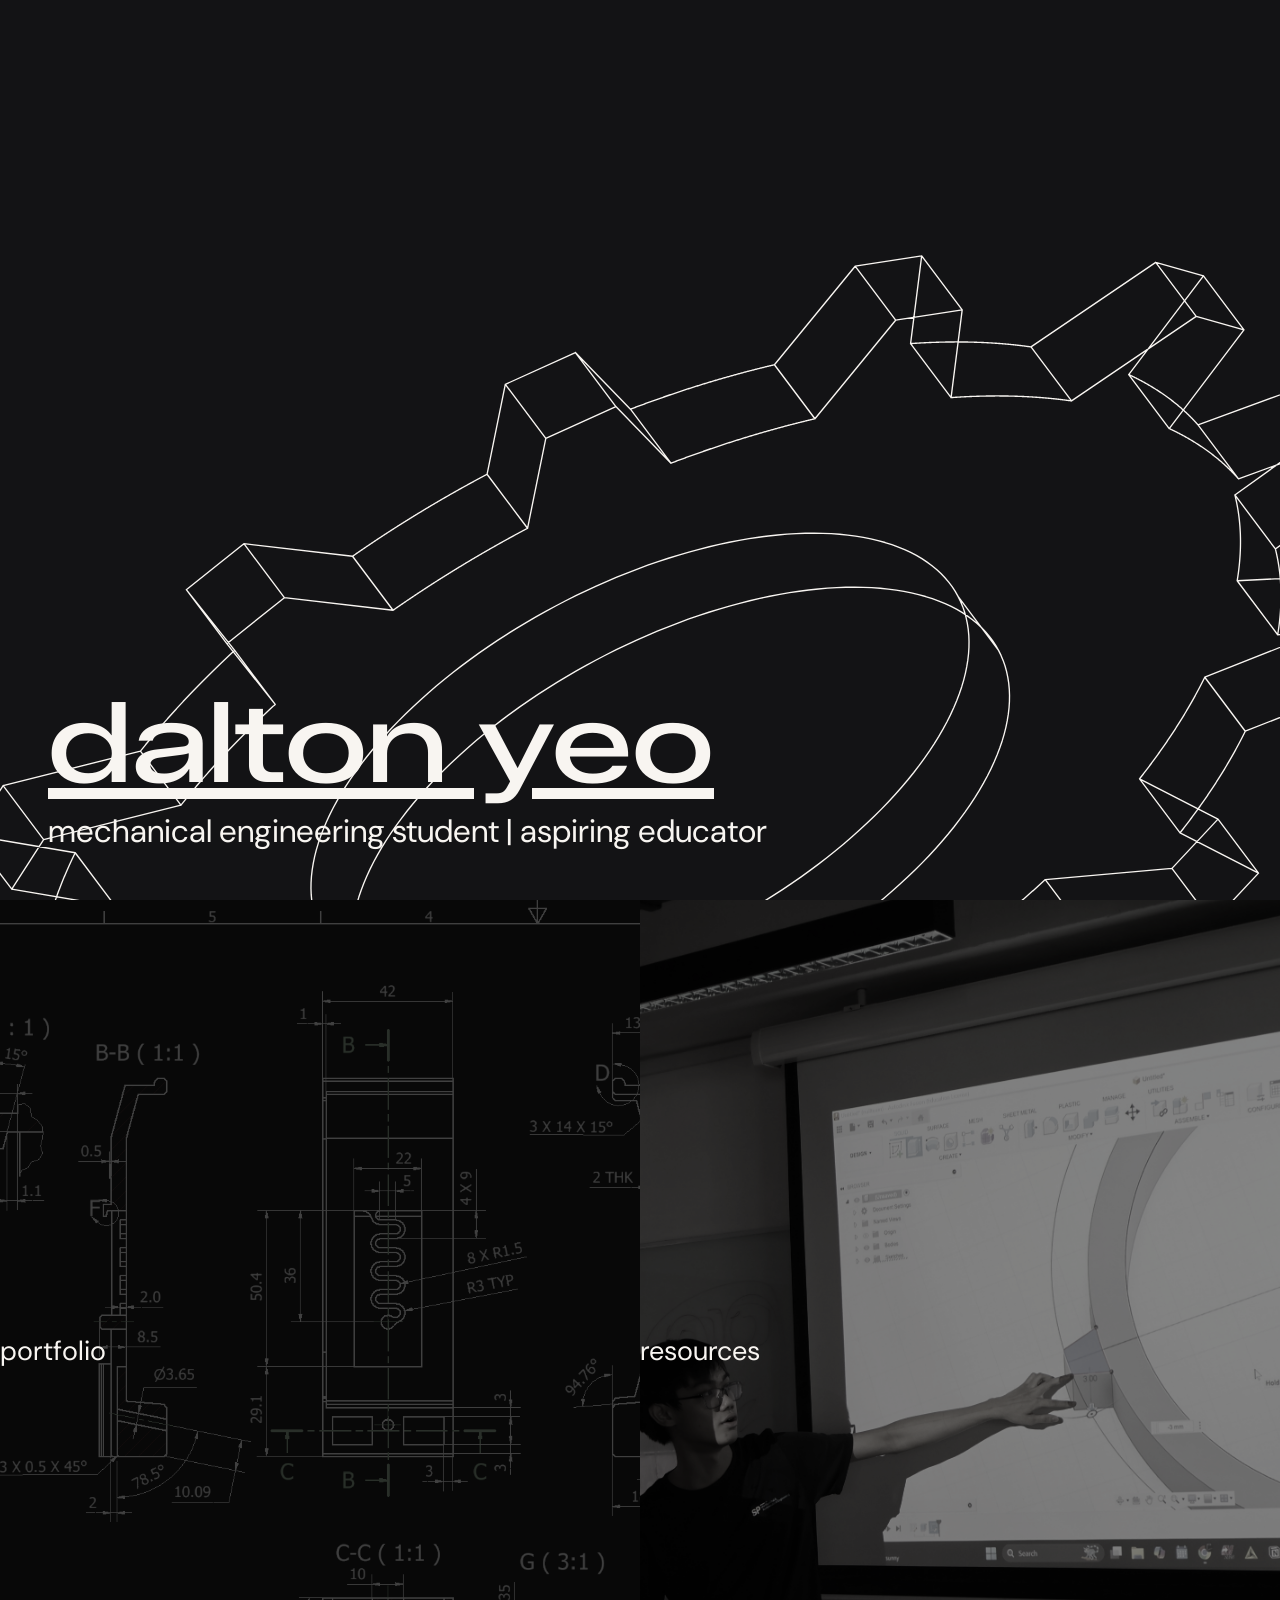
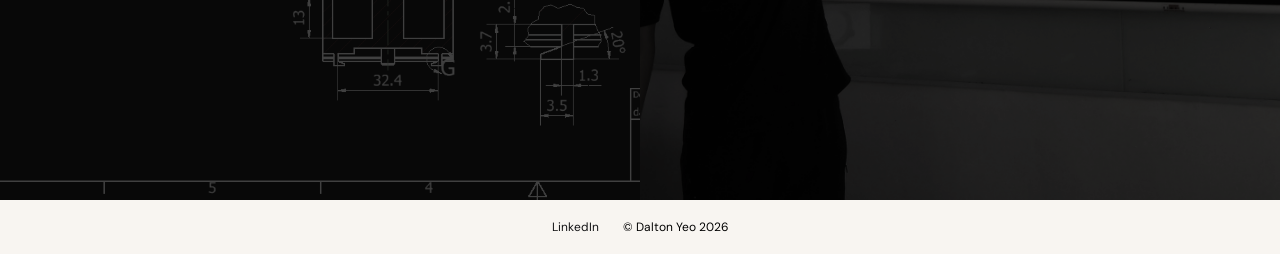
<file: index.html>
<!DOCTYPE html>
<html lang="en">

<head>
    <meta charset="UTF-8">
    <meta name="viewport" content="width=device-width, initial-scale=1.0">
    <title>daltonyzj</title>
    <link rel="stylesheet" href="styles.css">
    <link rel="icon" type="image/png" href="/images/favicon_new.png">
</head>

<body>
    <header id = "main-header">
        <svg id="svg" viewBox="-10 -17 20 20">
                <path id="curve"/>
            </svg>
        <div id="title">
            <h1 class="fade-in">dalton yeo</h1>
            <h3 class="fade-in" id="subtext">mechanical engineering student | aspiring educator</h3>
        </div>
    </header>
    <section id = "home">
        <div>
            <img src="images/portfolio_cover_img.png" id="portfolio-bg">
            <div id="portfolio">
                <a class="homepage" href="portfolio/">portfolio</a>
            </div>
        </div>
        <div class="container">
            <img src="images/resources_cover_img.JPG" id="resources-bg">
            <div id="resources">
                <a class="homepage" href="resources/">resources</a>
            </div>
        </div>
    </section>
    <footer>
        <ul>
            <li> <a target = "_blank" rel="noopener noreferrer" href = "https://www.linkedin.com/in/daltonyeo/">LinkedIn</a> </li>
            <li> © Dalton Yeo 2026</li>
        </ul>
    </footer>

</body>
<script src="drawgear.js"></script>

</html>
</file>
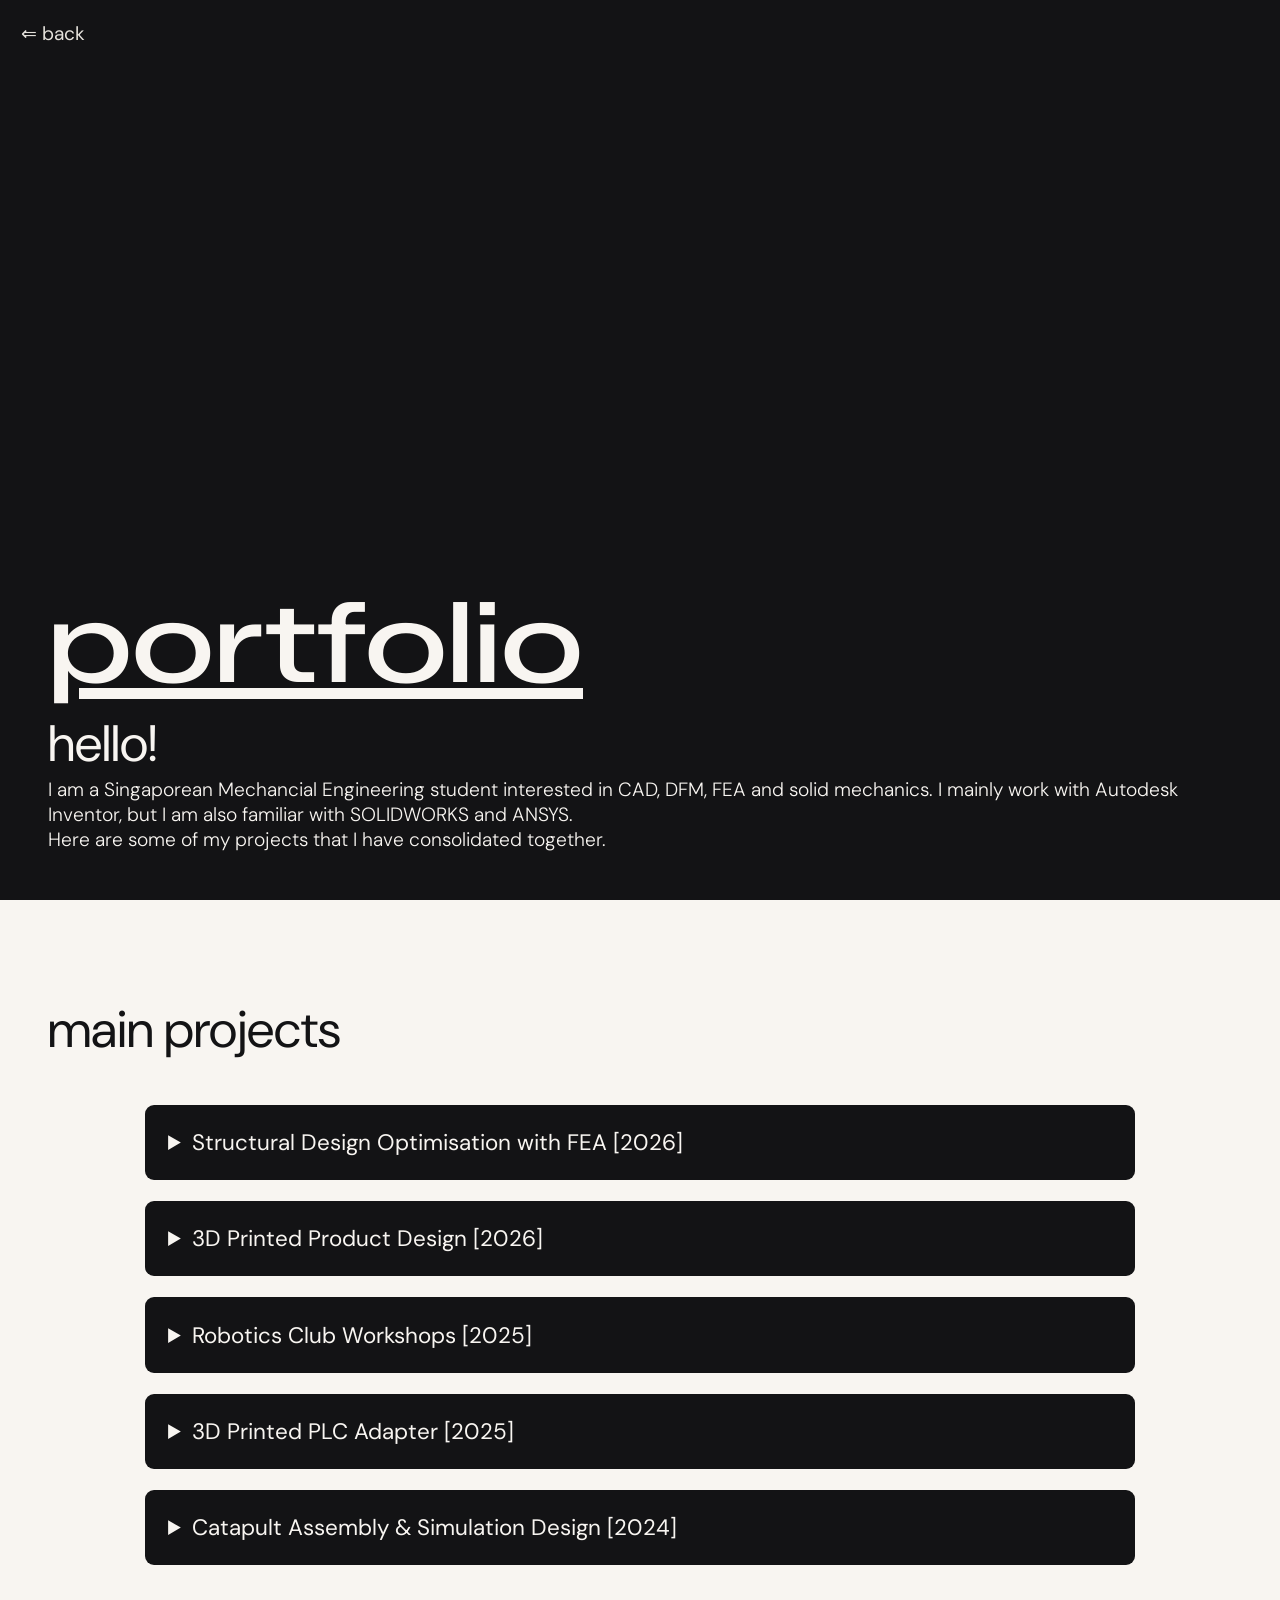
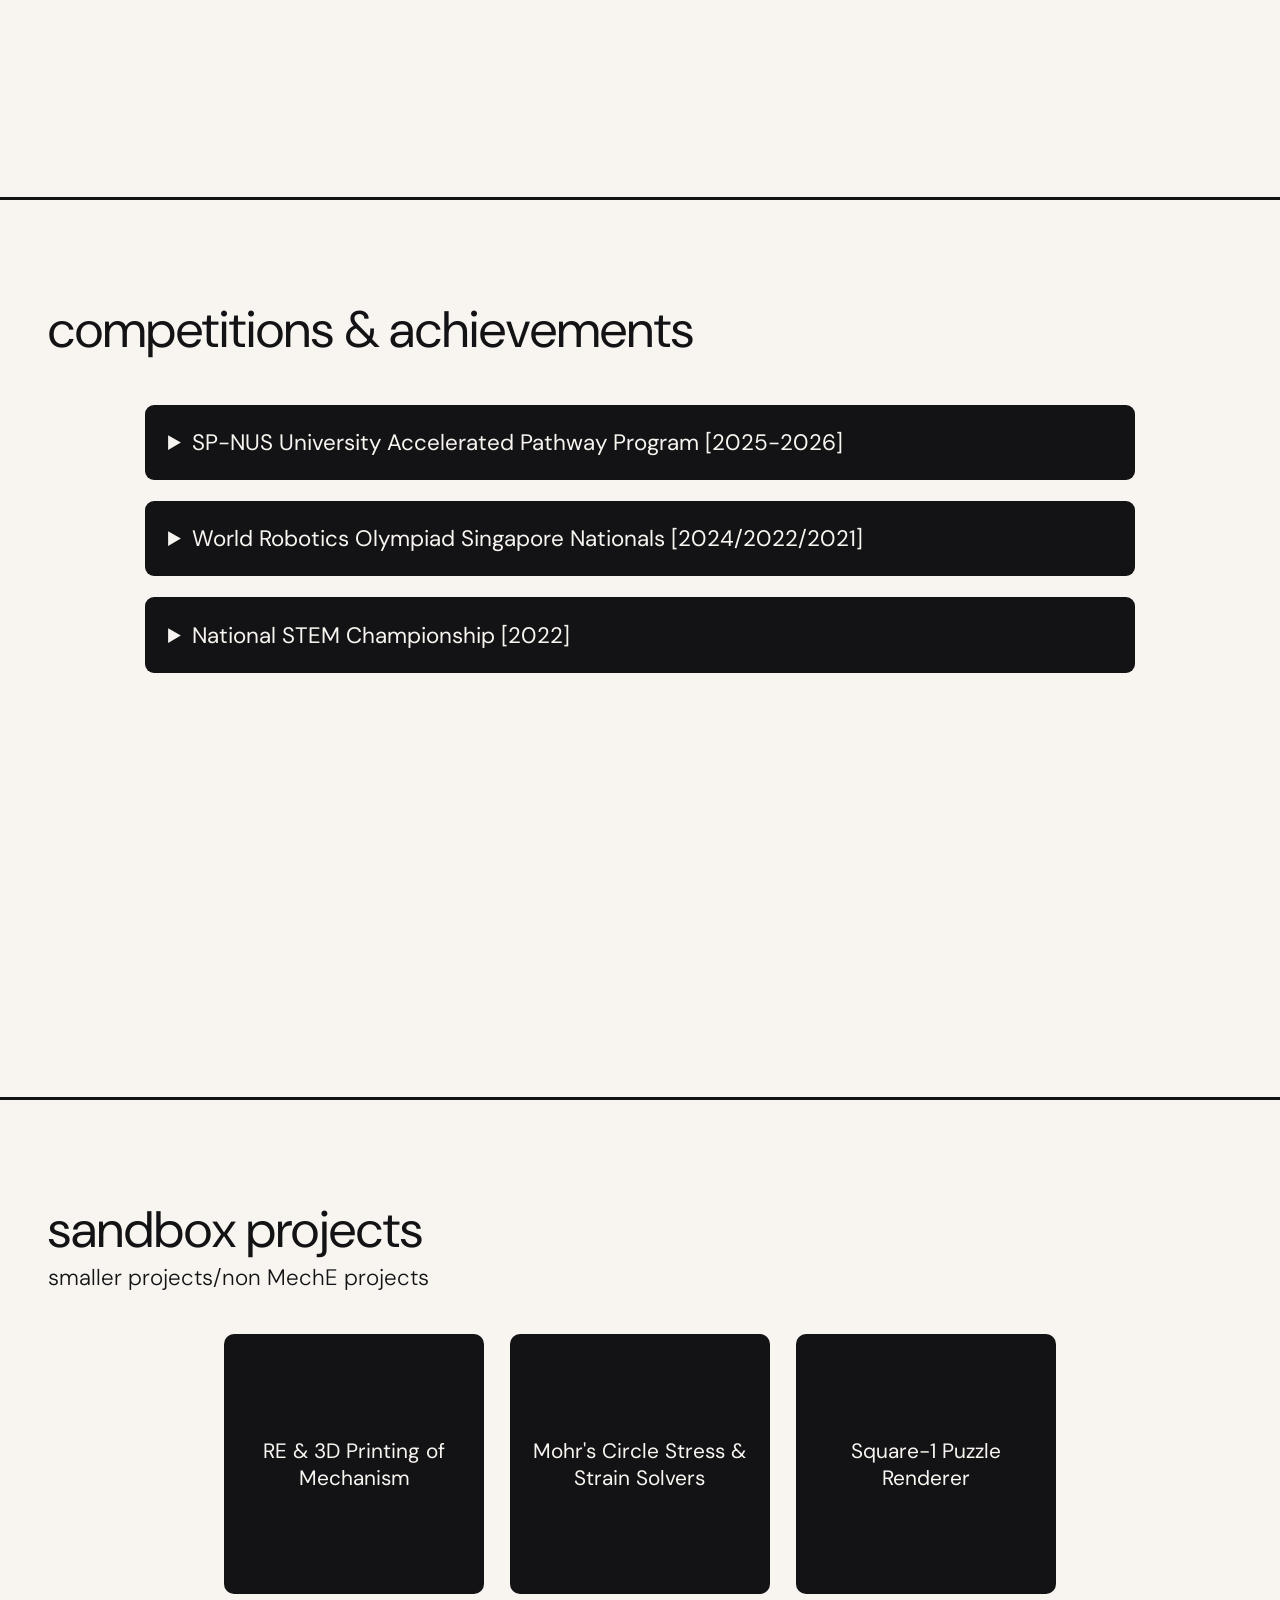
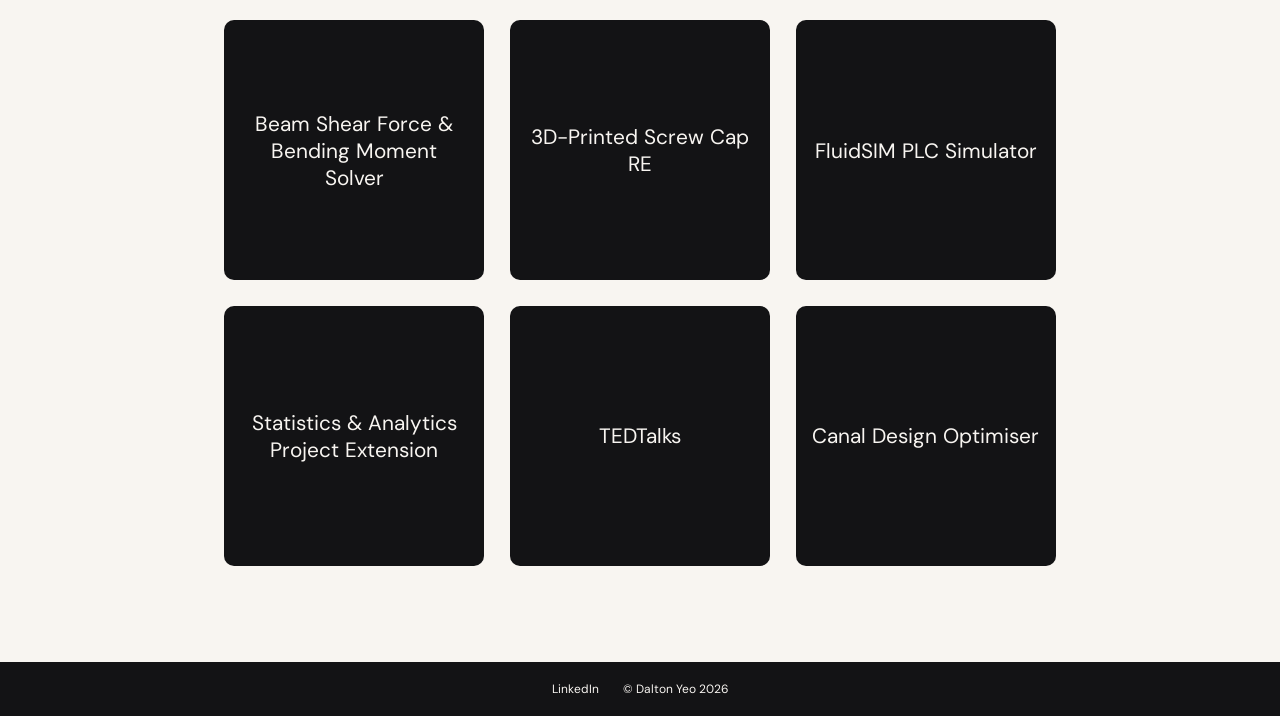
<file: portfolio/index.html>
<!DOCTYPE html>
<html lang="en">

<head>
    <meta charset="UTF-8">
    <meta name="viewport" content="width=device-width, initial-scale=1.0">
    <title>daltonyzj</title>
    <link rel="stylesheet" href="/styles.css">
    <link rel="icon" type="image/png" href="/images/favicon_new.png">
</head>

<body>
    <div id=navbar>
        <nav>
            <ul>
                <li> <a href="/index.html" class="invert">⇐ back </a></li>
            </ul>
        </nav>
    </div>
    <header id="other-header">
        <h1 class=fade-in>portfolio</h1>
        <h2 class=fade-in>hello!</h2>
        <h4 class=fade-in>I am a Singaporean Mechancial Engineering student interested in CAD, DFM,
            FEA and solid mechanics. I mainly work with Autodesk Inventor, but I am also familiar with SOLIDWORKS and ANSYS.
            <br>
            Here are some of my projects that I have consolidated together.
        </h4>
    </header>
    <section id="white" class="bottom-border dropdowns projects">
        <h2> main projects</h2>
        <br><br>
        <div class="dropdowns">
            <details>
                <summary>Structural Design Optimisation with FEA [2026]</summary>
                <div class=details>
                    <br>
                    <div class="carousel">
                        <button class="carousel-btn prev">&#8592;</button>
                        <button class="carousel-btn next">&#8594;</button>
                        <ul>
                            <li class="slide" data-active> <img src="/images/2026_FEA_01.png"> </li>
                            <li class="slide"> <img src="/images/2026_FEA_02.png"> </li>
                            <li class="slide"> <img src="/images/2026_FEA_03.png"> </li>
                            <li class="slide"> <img src="/images/2026_FEA_04.png"> </li>
                        </ul>
                    </div>

                    <br>
                    <div class="detaildesc first-bold">
                        <p> Objective: Optimise design of sheltered walkway with FEA and parametric sweeping
                            <br><br>
                        </p>
                        <p>
                            Used <strong>ANSYS</strong> Workbench, Spaceclaim & Mechanical to optimise given design<br>
                            Wrote script in ANSYS SpaceClaim to parametrically create model given column diameter<br>
                            Applied loads and boundary conditions in ANSYS Mechanical to reflect given loading
                            parameters<br>
                            Performed parametric sweeping of column diameter with ANSYS Workbench using data points<br>
                            Obtained regression model of stresses produced in column that closely agreed with hand
                            calculations<br>
                        </p>
                    </div>
                </div>
            </details>
            <br>
            <details>
                <summary>3D Printed Product Design [2026]</summary>
                <div class=details>
                    <br>
                    <div class="carousel">
                        <button class="carousel-btn prev">&#8592;</button>
                        <button class="carousel-btn next">&#8594;</button>
                        <ul>
                            <li class="slide" data-active> <img src="/images/2026_3DP_01.png"> </li>
                            <li class="slide"> <img src="/images/2026_3DP_02.png"> </li>
                            <li class="slide"> <img src="/images/2026_3DP_03.png"> </li>
                            <li class="slide"> <img src="/images/2026_3DP_04.jpeg"> </li>
                            <li class="slide"> <img src="/images/2026_3DP_05.png"> </li>
                        </ul>
                    </div>
                    <br>
                    <div class="detaildesc first-bold">
                        <p> Objective: Design a 3D printed casing with a fidget mechanism and a kid-friendly design
                            <br><br>
                        </p>
                        <p>
                            Designed the main body and fidget mechanism with <strong>SOLIDWORKS</strong> <br>
                            Designed a fully print-in-place bistable switch and compliant spring<br>
                            Iterated through different designs to optimise leaf spring strength and switch
                            smoothness<br>
                            Optimised design to click well despite the unconventional print orientation<br>
                            Helped teammates to optimise design of lid's latch for 3D Printing
                        </p>
                    </div>
                </div>
            </details>
            <br>
            <details>
                <summary> Robotics Club Workshops [2025]</summary>
                <div class="detail">
                    <br>
                    <div class="carousel">
                        <button class="carousel-btn prev">&#8592;</button>
                        <button class="carousel-btn next">&#8594;</button>
                        <ul>
                            <li class="slide" data-active> <img src="/images/2025_RCW_01.png"> </li>
                            <li class="slide"> <img src="/images/2025_RCW_02.png"> </li>
                            <li class="slide"> <img src="/images/2025_RCW_03.JPG"> </li>
                            <li class="slide"> <img src="/images/2025_RCW_04.png"> </li>
                            <li class="slide"> <img src="/images/2025_RCW_05.png"> </li>
                            <li class="slide"> <img src="/images/2025_RCW_06.png"> </li>
                            <li class="slide"> <img src="/images/2025_RCW_07.png"> </li>
                        </ul>
                    </div>

                    <br>
                    <div class="detaildesc first-bold">
                        <p> Objective: Organise workshops about different STEM skills to club members <br><br> </p>
                        <p>
                            Organised 4 workshops and co-organised 5 workshops ranging from mechanical, electrical and
                            software skills<br>
                            Taught C++, Fusion 360 and Autodesk Inventor to 100+ participants in total<br>
                            Developed skills in teaching, event management, and visual communication with PowerPoint<br>
                        </p>
                    </div>
                </div>
                <br>
            </details>
            <br>
            <details>
                <summary>3D Printed PLC Adapter [2025]</summary>
                <div class="detail">
                    <br>
                    <div class="carousel">
                        <button class="carousel-btn prev">&#8592;</button>
                        <button class="carousel-btn next">&#8594;</button>
                        <ul>
                            <li class="slide" data-active> <img src="/images/2025_PLC_01.png"> </li>
                            <li class="slide"> <img src="/images/2025_PLC_02.png"> </li>
                            <li class="slide"> <img src="/images/2025_PLC_03.jpg"> </li>
                        </ul>
                    </div>

                    <br>
                    <div class="detaildesc first-bold">
                        <p> Objective: Design a 3D printed quick release adapter for a PLC to a DIN rail <br><br> </p>
                        <p>
                            Designed the latching mechanism to use a given sliding catch with
                            <strong>SOLIDWORKS</strong> <br>
                            Utilised extension compliant mechanism to clamp sliding catch onto DIN rail <br>
                            Iterated different springs (compression, tension, leaf) to optimise performance and assembly
                            ease <br>
                            Applied design for additive manufacturing principles to allow for fully print-in-place
                            design <br>
                        </p>
                    </div>
                </div>
                <br>
            </details>
            <br>
            <details>
                <summary>Catapult Assembly & Simulation Design [2024]</summary>
                <div class="detail">
                    <br>
                    <div class="carousel">
                        <button class="carousel-btn prev">&#8592;</button>
                        <button class="carousel-btn next">&#8594;</button>
                        <ul>
                            <li class="slide" data-active> <img src="/images/2024_CAS_01.jpg"> </li>
                            <li class="slide"> <img src="/images/2024_CAS_02.jpg"> </li>
                            <li class="slide"> <img src="/images/2024_CAS_03.jpg"> </li>
                            <li class="slide"> <img src="/images/2024_CAS_04.jpeg"> </li>
                        </ul>
                    </div>

                    <br>
                    <div class="detaildesc first-bold">
                        <p> Objective: Model a Catapult Assembly in Inventor for Dynamic Simulation Testing <br><br>
                        </p>
                        <p>
                            Extended on Year 1 Project to model and simulate catapult assembly in <strong>Autodesk
                                Inventor</strong><br>
                            Self-taught skills on making Inventor Assemblies and Dynamic Simulations <br>
                            Learnt about Bolted Connections and Spur Gear Creator within Inventor Design Accelerator
                            <br>
                            Applied dynamic simulation results to optimise design of cataput and seat <br>
                        </p>
                    </div>
                </div>
                <br>
            </details>
            <br>


        </div>
    </section>
    <section id=white class="bottom-border">
        <h2> competitions & achievements</h2>
        <br><br>
        <div class="dropdowns">
            <details>
                <summary>SP-NUS University Accelerated Pathway Program [2025-2026]</summary>
                <div class="detail">
                    <br>
                    <div class="detaildesc last-bold">
                        <p>
                            First ever student in MAE to take 3 NUS courses alongside SP curriculum<br>
                            Gained skills in circuit analysis, motors and sensors in ME2105 [Principles of Mechatronics
                            & Automation]<br>
                            Developed knowledge in statics & material selection in ME1103 [Principles of Mechanics &
                            Materials]<br>
                            Learnt about professional project management in PF1101A [Project Management & Finance]
                        </p>
                        <p> Achieved A+ for ME2105 & ME1103, A- for PF1101A</p>
                    </div>
                </div>
            </details>
            <br>
            <details>
                <summary>World Robotics Olympiad Singapore Nationals [2024/2022/2021]</summary>
                <div class="detail">
                    <br>
                    <div class="carousel">
                        <button class="carousel-btn prev">&#8592;</button>
                        <button class="carousel-btn next">&#8594;</button>
                        <ul>
                            <li class="slide" data-active> <img src="/images/WRO_01.png"> </li>
                            <li class="slide"> <img src="/images/WRO_02.jpeg"> </li>
                            <li class="slide"> <img src="/images/WRO_03.png"> </li>
                            <li class="slide"> <img src="/images/WRO_04.jpeg"> </li>
                            <li class="slide"> <img src="/images/WRO_05.jpeg"> </li>
                            <li class="slide"> <img src="/images/WRO_06.JPG"> </li>
                        </ul>
                    </div>

                    <br>
                    <div class="detaildesc last-bold">
                        <p>
                            Participated in Future Innovators (2021), Future Engineers (2022) and RoboMission (2024)<br>
                            [FI] Worked on electronics to use pressure sensors and capacitors to create a model of an
                            energy producing walkway panel<br>
                            [FE] Designed chassis with differential gear system for steering, to create an autonomous
                            driving vehicle<br>
                            [RM] Designed main rack and pinion manipulator to stack game pieces into towers to complete
                            missions<br>
                        </p>
                        <p> Awarded Judges' Commendation Award in 2022 FE, 7th place in 2024 RM Finals</p>
                    </div>
                </div>
            </details>
            <br>
            <details>
                <summary>National STEM Championship [2022]</summary>
                <div class="detail">
                    <br>
                    <div class="carousel">
                        <button class="carousel-btn prev">&#8592;</button>
                        <button class="carousel-btn next">&#8594;</button>
                        <ul>
                            <li class="slide" data-active> <img src="/images/2022_NSC_01.png"> </li>
                            <li class="slide"> <img src="/images/2022_NSC_02.png"> </li>
                            <li class="slide"> <img src="/images/2022_NSC_03.png"> </li>
                            <li class="slide"> <img src="/images/2022_NSC_04.png"> </li>
                        </ul>
                    </div>
                    <br>
                    <div class="detaildesc last-bold">
                        <p>
                            Singaporean televised competition about STEM communication <br>
                            Tasked to use 3D-Pens to create a stable structure under swaying, and to explain the
                            methodology <br>
                            Explained about structure stability, shape rigidity, design iterations and additive
                            manufacturing<br>
                            Previous challenges involved designing projectiles, explaining scientific phenomena to
                            children, and programming<br>
                        </p>
                        <p>Achieved Semi-finalist position, 12th out of 40 teams</p>
                    </div>
                </div>
        </div>
        </details>
        </div>
    </section>
    <section id=white>
        <h2> sandbox projects</h2>
        <h5 id="sandbox-subtext">smaller projects/non MechE projects</h5>
        <br><br>
        <div class="card-overlay"></div>
        <div class="sandbox">
            <div class="card">
                <h3 class="card-title"> RE & 3D Printing of Mechanism</h3>
                <div class="card-content">
                    <br>
                    <img src="/images/SB_REMECHANISM.png">
                    <br><br>
                    <p> I extended on a reverse engineering project to not just recreate a mechanism based off a video,
                        but
                        also to design it with design for additive manufacturing principles for it to be printed. By
                        using Autodesk Inventor,
                        I designed the mechanism with chamfered T slots to allow for the base to be printed without
                        supports, and designing
                        external circlips and circlip grooves to hold the gears in place without needing to buy standard
                        circlip parts.
                    </p>
                </div>
            </div>
            <div class="card">
                <h3 class="card-title">Mohr's Circle Stress & Strain Solvers</h3>
                <div class="card-content">
                    <br>
                    <img src="/images/SB_mohrscircle.png">
                    <br>
                    <p>I made a solver that draws the Mohr's Circle for a given plane stress state, or for a given
                        strain gauge
                        rosette state, and finds the principle values.<br>
                        The Mohr's Stress Circle works by finding the center and radius of the actual circle, and
                        finding the angle of the points on the fixed
                        R6 circle in the center, so that the circle always fits in the view regardless of the actual
                        range of stresses. The principle values and
                        joint values are also determined by the angles. When the stress in the z-direction is a
                        principle stress, circles representing the
                        other planes are rendered to show values like maximum shear stress.<br>
                        The Mohr's Strain Circle works by taking in the strain gauge rosette setup, and the three
                        values, to draw where their points are on the R6
                        circle. Instead of using McClintock's Method, the circle uses formulas for the shear strain of
                        one of the points, to determine the other coordinates
                        and the center of the circle. The construction lines for McClintock's Method are also shown, as
                        well as the principle strains.<br><br>
                        The solver can be found <a target="_blank"
                            href="https://www.desmos.com/calculator/dtc55god8k">at this link</a>.
                    </p>
                </div>
            </div>
            <div class="card">
                <h3 class="card-title"> Square-1 Puzzle Renderer</h3>
                <div class="card-content">
                    <br>
                    <video autoplay loop muted playsinline height="300px">
                        <source src="/images/SB_squanrendererdemo.mp4" type="video/mp4">
                    </video>
                    <br>
                    <p>I made a renderer/simulator of the Square-1 twisty puzzle, a Rubik's cube variant that I
                        speedsolve.<br>
                        I used Processing to create a program that takes in setup moves and executed moves and animated
                        the executed moves on a rendered
                        virtual cube.
                        It works by storing the puzzle's state as two arrays for the upper and bottom layers, and
                        operations either cycle an array or swap
                        data in the array, and can also be used to check if the puzzle is in a valid state by summing a
                        subset of the array.
                        The moves to be applied to the puzzle are stored as an array of coordinates, that dictate the
                        rotation of the layers.
                    </p>
                </div>
            </div>
            <div class="card">
                <h3 class="card-title"> Beam Shear Force & Bending Moment Solver</h3>
                <div class="card-content">
                    <br>
                    <img src="/images/SB_sfbmsolver.png">
                    <br>
                    <p>I made a solver that finds and draws the shear force and bending moment diagrams of a beam under
                        loading.<br>
                        The solver takes in the loading condition of the beam through an array that represents the point
                        loads,
                        and maximum one UDL. It then calculates the reactions at each support, depending on the setup,
                        and creates another array
                        of the forces applied to the beam. It then takes the sum of forces of a subset of said array,
                        varying by a section that moves
                        across the beam, and plots the sum as the shear force. UDLs are settled as a seperate linear
                        section of the SF diagram, joined
                        as a piecewise function. The resulting SF diagram is then integrated, to get the BM diagram.
                        Both diagrams are scaled to fit in the view,
                        while remaining to scale.<br><br>
                        The SFBM solver can be found in the <a href="/resources/">resources page</a>, or through <a
                            target="_blank" href="/pdfs/SFBM_desmoscalculator.pdf">this link</a>
                    </p>
                </div>
            </div>
            <div class="card">
                <h3 class="card-title"> 3D-Printed Screw Cap RE</h3>
                <div class="card-content">
                    <br>
                    <img src="/images/SB_lubecapRE.png">
                    <br>
                    <p>I reverse engineered and 3D-printed a lube cap for my cube lubricants to replace the original
                        fragile cap.<br>
                        Due to the original design using a child-proof cap, the inner lining of the cap frequently
                        broke, causing it to be stuck on the threads, making it hard to
                        remove. Thus, my design is only one part, and is thicker to prevent fracture of the cap. I used
                        standard metrology methods with a vernier caliper to capture
                        critical dimensions, and modelled my design in Autodesk Inventor. Afterwards, I printed and
                        tested my design. This was my first time trying out 3D-printed threads,
                        and I found my attempt able to hold onto the lube bottle well, without much backlash or
                        looseness.
                    </p>
                </div>
            </div>
            <div class="card">
                <h3 class="card-title"> FluidSIM PLC Simulator</h3>
                <div class="card-content">
                    <br>
                    <img src="/images/SB_PLCsim.png">
                    <br>
                    <p>I made a Omron PLC simulator inside FluidSIM to simulate electro-pnuematic PLC circuits and PLC
                        programs.<br>
                        As the PLC programming software we use is not available for us to download on our laptops, it
                        was difficult for us to test programs for our lab tests and exams to see
                        if they worked. Since we were given access to FluidSIM, I created a PLC simulator using
                        electromechanical componentsF in the FluidSIM library.
                        It works by abstracting the logic of the function blocks like TON and CTD blocks with relay
                        logic, and communication from the PLC to the CPU(program) also works on relays
                        and coils. I managed to gain a better understanding of electro-pnuematic systems, as well as how
                        PLC logic works, and was able to accurately test my programs for lab tests.
                    </p>
                </div>
            </div>
            <div class="card">
                <h3 class="card-title"> Statistics & Analytics Project Extension</h3>
                <div class="card-content">
                    <br>
                    <img src="/images/SB_SAEextension.png">
                    <br>
                    <p>I extended my statistics and analytics project by creating WSSE-k Plot Generators and
                        Evolutionary Feature Selection Models to optimise data models.<br>
                        For this project, it involved predicting a cohort of student's risk of needing academic
                        intervention programs based on their scores, and
                        wanted us to create models that could do so.
                        Instead of just typical k-means clustering and decision tree models, I wanted to see how these
                        models could be objectively optimised. The WSSE-k Plot generator works by iterating the k value
                        in the counting
                        loop, finding individual squared errors from the centroid and summing them together into a
                        table. The table is then
                        plotted to give the WSSE-k plot, which was used in the project to find the optimal k value for
                        different models.<br>
                        I also experimented with a Evolutionary Feature Selection Model to choose the variables for
                        regression models. I tested forward
                        selection and backward elimination to iteratively pick variables that could predict the
                        student's final score and thus their risk. The
                        models were then sorted by their R^2 value to show which set of variables worked the best. In
                        the end, I found backward elimination was
                        more effective, but found desicion tree models to be more nuanced in analysing and classifying
                        the data.
                    </p>
                </div>
            </div>
            <div class="card">
                <h3 class="card-title"> TEDTalks</h3>
                <div class="card-content">
                    <br>
                    <img src="/images/SB_TEDTalks.png">
                    <br>
                    <p>TEDTalks is a personal project where me and my friends in secondary school would create resources
                        and have online calls in a server teaching different subjects to our peers. <br>
                        I created O level E Math, A Math and Chemistry slides that I would teach to my peers to help
                        them clarify
                        their doubts, allowing them to get a better understanding of the content taught in school. I
                        would also teach
                        about other STEM areas that interested me, like further calculus and basic quantum mechanics, to
                        share my interest
                        with others. In total, we managed to get <strong>~300</strong> people to join our server, and
                        had calls of up to
                        <strong>45+</strong> people at once.
                    </p>
                </div>
            </div>
            <div class="card">
                <h3 class="card-title"> Canal Design Optimiser</h3>
                <div class="card-content">
                    <br>
                    <img src="/images/SB_canal.png">
                    <br>
                    <p>I made a Desmos solver that optimises the dimensions of a canal to hold the most water given the
                        inital dimensions of a canal.<br>
                        As part of my Secondary 3 project, I wanted to take the idea of using the same materials to
                        optimise the canal's capacity to
                        be more formalised and general. The way it works is by drawing the initial canal with absolute
                        functions, and drawing half a hexagon
                        of equivalent area. I also wrote an essay explaining my methodology, for how the initial canal
                        is drawn, how the dimensions are obtained
                        from the actual canal, and how the canal was optimised. <br>
                        The essay can be found <a target="_blank" href="pdfs/canalessay.pdf">here.</a>
                    </p>
                </div>
            </div>
        </div>
    </section>
    <footer class=black-footer>
        <ul>
            <li> <a target = "_blank" rel="noopener noreferrer" href = "https://www.linkedin.com/in/daltonyeo/">LinkedIn</a> </li>
            <li> © Dalton Yeo 2026</li>
        </ul>
    </footer>
</body>
<script src="/carousel.js"></script>
<script src="/expand.js"></script>

</html>
</file>
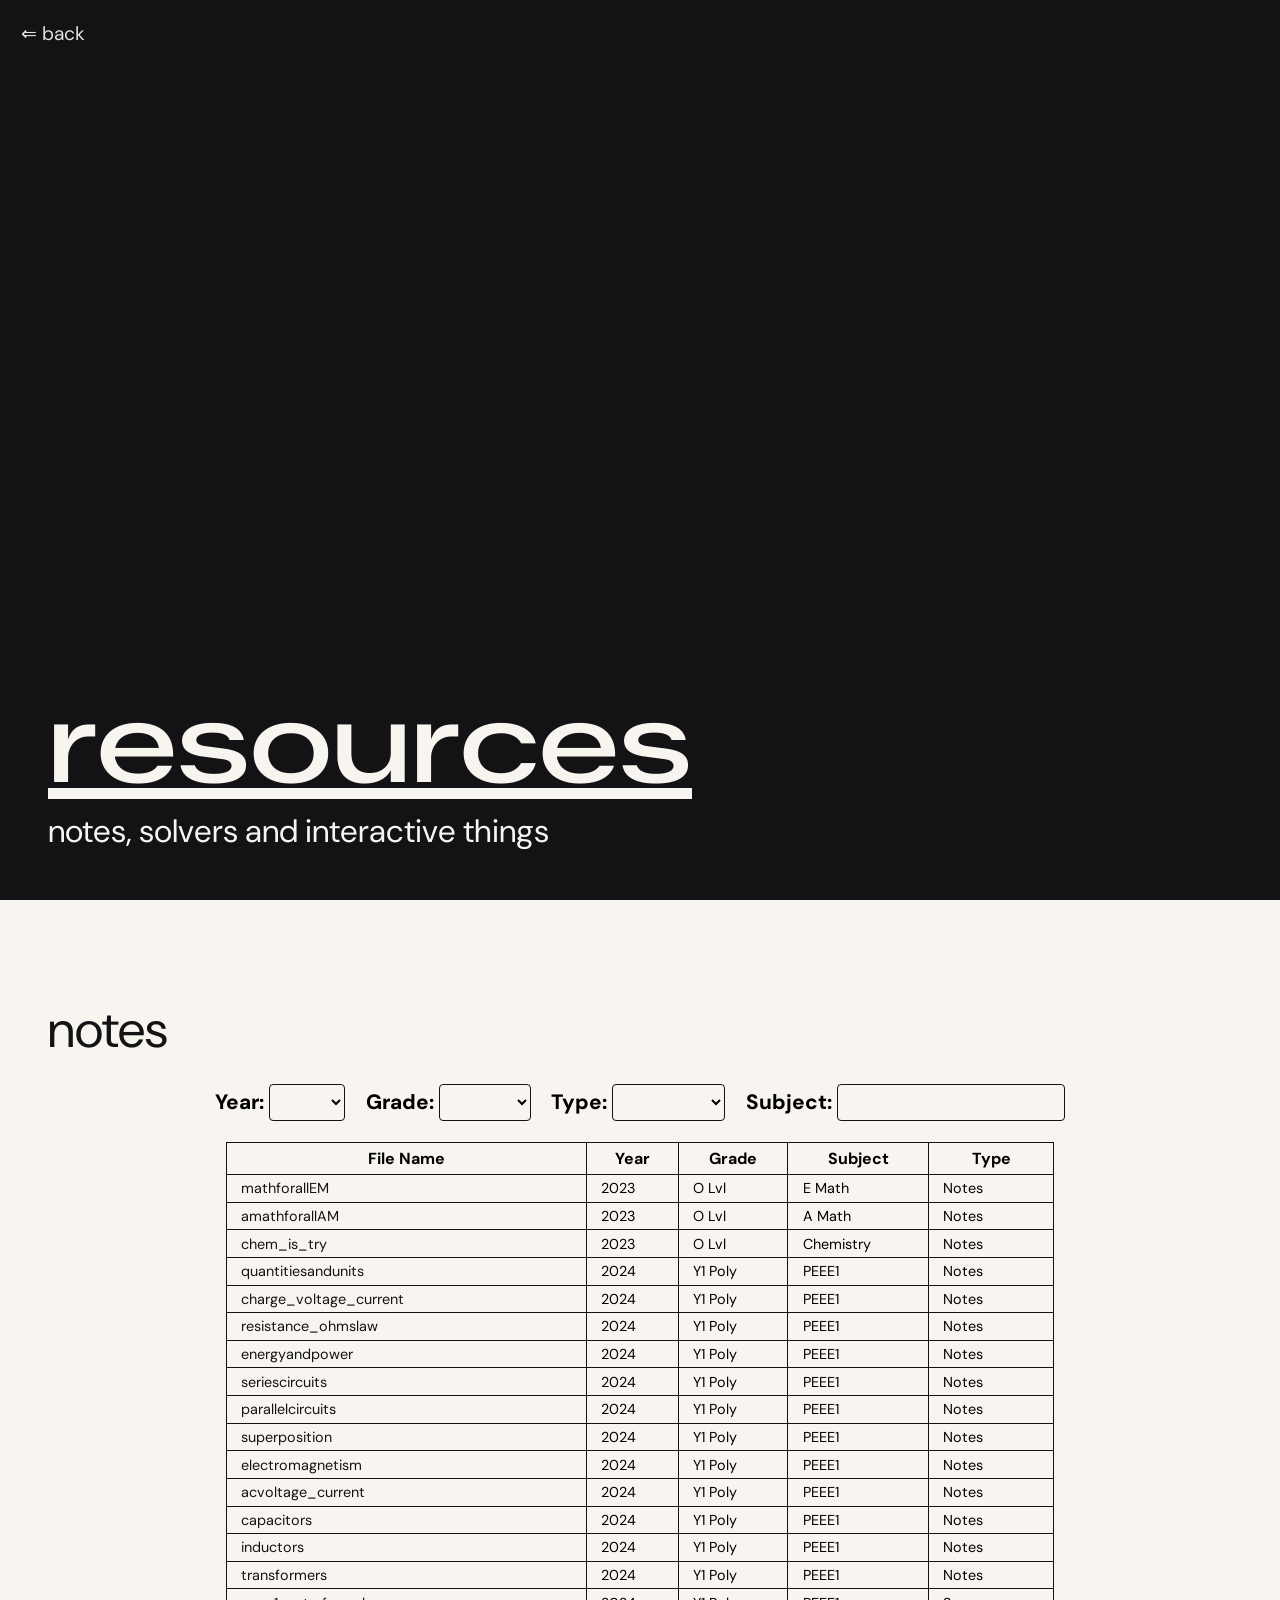
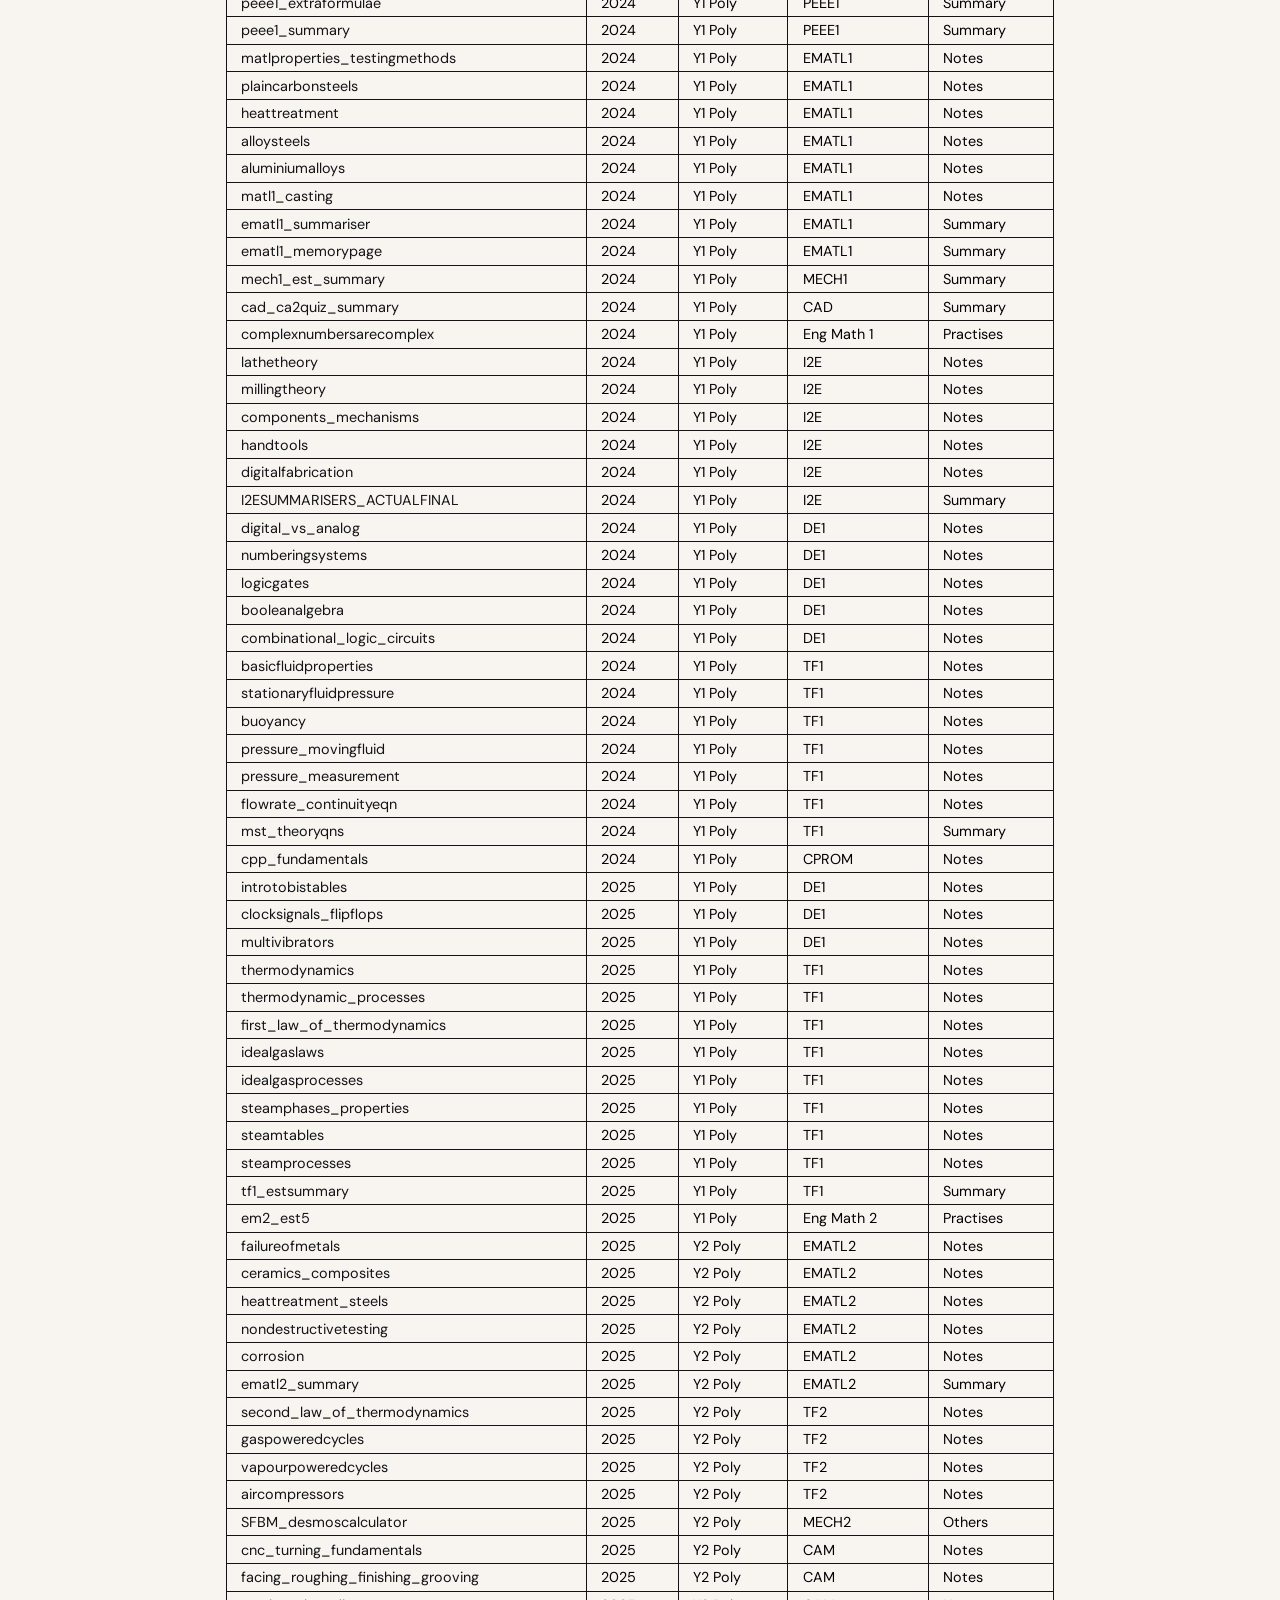
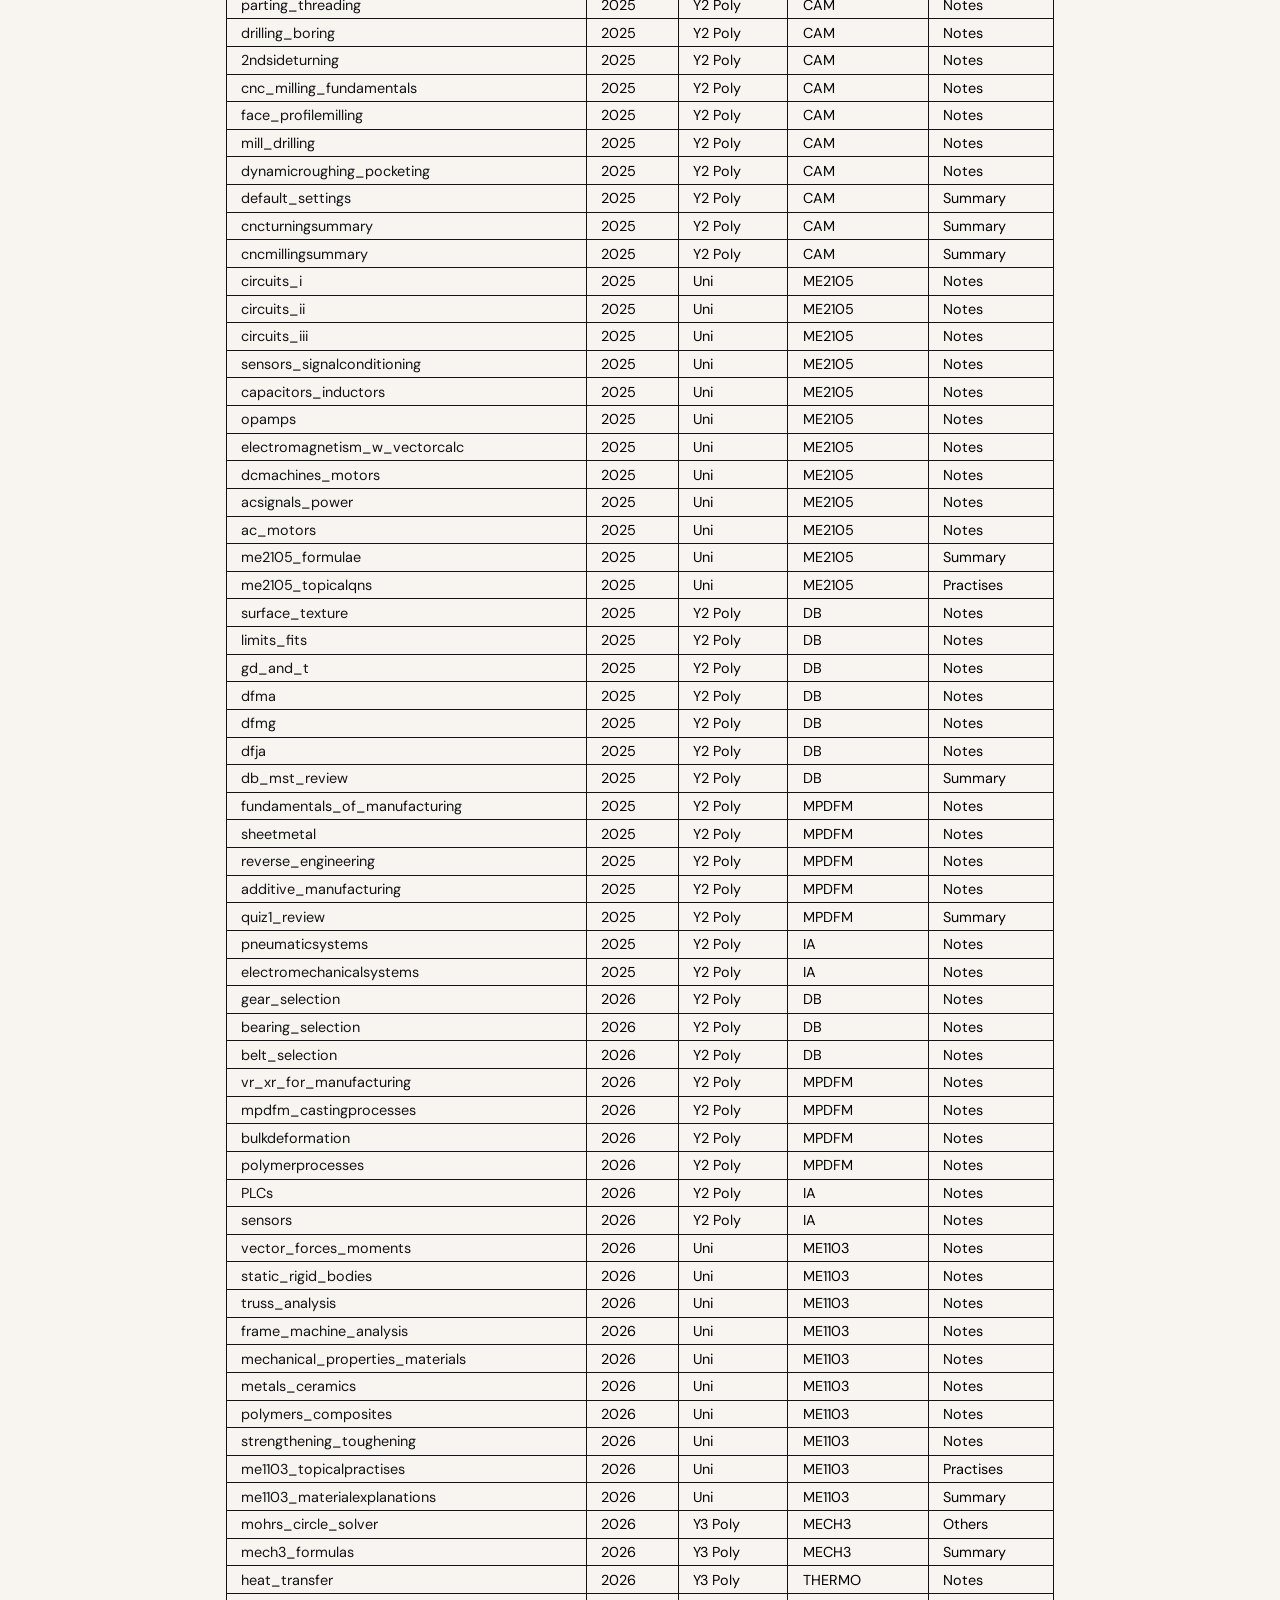
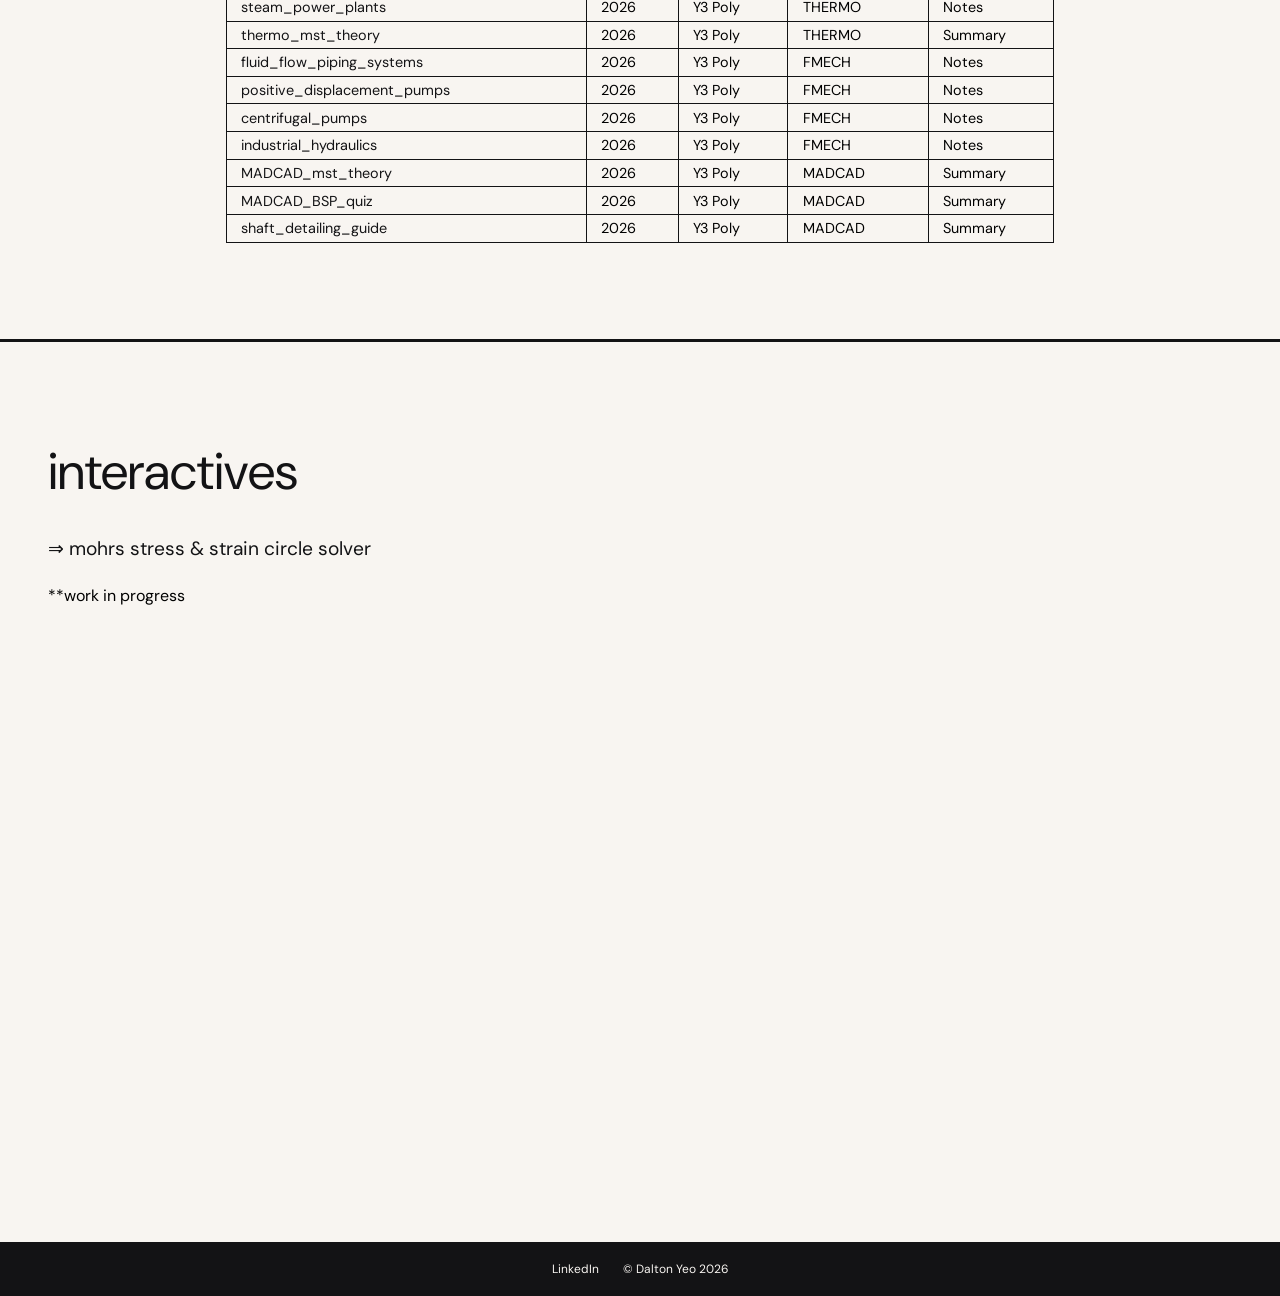
<file: resources/index.html>
<!DOCTYPE html>
<html lang="en">

<head>
    <meta charset="UTF-8">
    <meta name="viewport" content="width=device-width, initial-scale=1.0">
    <title>daltonyzj</title>
    <link rel="stylesheet" href="/styles.css">
    <link rel="icon" type="image/png" href="/images/favicon_new.png">
</head>

<body>
    <div id=navbar>
        <nav>
            <ul>
                <li> <a href="/index.html" class="invert">⇐ back </a></li>
            </ul>
        </nav>
    </div>
    <header id="other-header">
        <h1 class=fade-in>resources</h1>
        <h3 class=fade-in>notes, solvers and interactive things</h3>
    </header>
    <section id=white class="bottom-border">
        <h2>notes</h2>
        <br>
        <div class="filters">
            <div>
                <label for="year">Year: </label>
                <select id="year">
                    <option value=""></option>
                    <option value="2026">2026</option>
                    <option value="2025">2025</option>
                    <option value="2024">2024</option>
                    <option value="2023">2023</option>
                </select>
            </div>

            <div>
                <label for="grade">Grade: </label>
                <select id="grade">
                    <option value=""></option>
                    <option value="O Lvl">O Lvl</option>
                    <option value="Y1 Poly">Y1 Poly</option>
                    <option value="Y2 Poly">Y2 Poly</option>
                    <option value="Y3 Poly">Y3 Poly</option>
                    <option value="Uni">Uni</option>
                </select>
            </div>

            <div>
                <label for="type">Type: </label>
                <select id="type">
                    <option value=""></option>
                    <option value="Notes">Notes</option>
                    <option value="Summary">Summary</option>
                    <option value="Practises">Practises</option>
                    <option value="Others">Others</option>
                </select>
            </div>

            <div>
                <label for="subject">Subject: </label>
                <input id="subject">
            </div>
        </div>
        <br>
        <div class="table-container">
            <table>
                <thead>
                </thead>
                <tbody>
                </tbody>
            </table>
        </div>
    </section>
    <section id=white>
        <h2>interactives</h2>
        <br>
        <ul id=interactive-list>
            <li class = "interactives"> <a href="mohrs_circle/" target="_blank" rel="noopener noreferrer">⇒ mohrs stress & strain circle
                    solver</a></li>
        </ul>
        <br>
        <p id="disclaimer">
            **work in progress
        </p>
    </section>
    <footer class=black-footer>
        <ul>
            <li> <a target = "_blank" rel="noopener noreferrer" href = "https://www.linkedin.com/in/daltonyeo/">LinkedIn</a> </li>
            <li> © Dalton Yeo 2026</li>
        </ul>
    </footer>
</body>
<script src="/notes.js"></script>

</html>
</file>
<file: styles.css>
@import url('https://fonts.googleapis.com/css2?family=Zalando+Sans+Expanded:ital,wght@0,200..900;1,200..900&display=swap');
@import url('https://fonts.googleapis.com/css2?family=DM+Sans:ital,opsz,wght@0,9..40,100..1000;1,9..40,100..1000&display=swap');

:root {
    --white: #F8F5F1;
    --black: #131315;
    --red: #EB5160;
    --blue: #3083DC;
    --green: #2EBFA5;
}

* {
    margin: 0;
    padding: 0;
    box-sizing: border-box;
}

html {
    font-family: DM Sans;
    scroll-behavior: smooth;
}

header {
    height: 100dvh;
    padding: 3em;

    text-align: left;
    background-color: var(--black);
}

#main-header {
    position: relative;
    text-align: left;
}

#other-header {
    align-content: end;

}

#title {
    position: absolute;
    left: 3em;
    bottom: 3em;
}

h1 {
    font-family: Zalando Sans Expanded;
    font-weight: 500;
    font-size: clamp(2rem, 10vw, 7em);
    color: var(--white);
    text-decoration: underline;
}

h2 {
    font-size: clamp(1.5rem, 5vw, 3.2em);
    font-weight: 400;
    color: var(--white);
}

h3 {
    font-size: clamp(1rem, 3vw, 2em);
    font-weight: 400;
    color: var(--white);
}

#svg {
    position: absolute;

    width: 100%;
    height: 100%;

    left: 50%;
    top: 50%;

    transform: translate(-50%, -50%);
}

#curve {
    fill: none;
    stroke: var(--white);
    stroke-width: 0.03;
    stroke-linecap: round;
    stroke-linejoin: round;
}


section {
    min-height: 100dvh;
    display: flex;
    flex-direction: column;
    padding: 6em 3em;
}

#home {
    padding: 0;
    display: flex;
    flex-direction: row;
    flex-wrap: wrap;
}

#home>div {
    height: 100dvh;
    flex: 1 1 320px;
    position: relative;
    align-content: center;
    overflow: hidden;
}

#portfolio-bg,
#resources-bg {
    position: absolute;
    inset: 0;

    height: 100%;
    width: 100%;
    object-fit: cover;
    object-position: 15%;
    z-index: -100;

    filter: saturate(0.1) brightness(0.25);
    transition: 0.35s ease-in-out;
}

#resources-bg {
    object-position: 32%;
    filter: saturate(0.1) brightness(0.6);
}

#home>div>div {
    width: fit-content;
    transition: 0.35s;
    transition-timing-function: ease-in-out;
    justify-self: center;
    z-index: 50;
}

a.homepage {
    color: var(--white);
    justify-self: center;
    align-self: center;
    text-decoration: none;
    font-size: 1.7em;
    transition: 0.35s;
    transition-timing-function: ease-in-out;
    z-index: 50;
}

a.homepage:hover {
    text-decoration: underline;
    transform: scale(2);
    transition: 0.35s;
    transition-timing-function: ease-in-out;
    z-index: 50;
}

body:has(#portfolio a.homepage:hover) #portfolio,
body:has(#resources a.homepage:hover) #resources {
    transform: scale(1.1);
    transition-timing-function: ease-in-out;
    transition: 0.35s;
}

body:has(#portfolio a.homepage:hover) #portfolio-bg,
body:has(#resources a.homepage:hover) #resources-bg {
    filter: saturate(1) brightness(0.7);
    transition-timing-function: ease-in-out;
    transition: 0.35s;
}


footer {
    background-color: var(--white);
    padding: 1.2em;
    align-content: center;
    text-align: center;
}

footer > ul{
    display: flex;
    justify-content: center;
    gap: 1.5em;
}

footer > ul > li, footer > ul > li > a{
    font-size: 12px;
}

.black-footer {
    background-color: var(--black);
    color: var(--white);
}

.black-footer a{
    color: var(--white);
}

.fade-in {
    opacity: 0;
    animation: fadeIn 0.3s ease-out 0.4s forwards;
}

#subtext {
    animation-delay: 0.9s;
}

@keyframes fadeIn {
    from {
        opacity: 0;
        transform: translateY(8px);
    }

    to {
        opacity: 1;
        transform: translateY(0);
    }
}


h4 {
    color: var(--white);
    font-size: clamp(0.8rem, 1.5vw, 1.6em);
    font-weight: 300;
}

nav {
    font-family: DM Sans;
    position: fixed;
    padding: 1.3em;
    mix-blend-mode: difference;
}

li {
    list-style-type: none;
}

li>a {
    text-decoration: none;
}

.interactives{
    font-size: 1.5em;
}

.invert {
    color: var(--white);
}

li>a:hover {
    text-decoration: underline;
}

#white {
    background-color: var(--white);
}

#white>h2 {
    color: var(--black);
}

.bottom-border {
    border-bottom: 3px solid var(--black);
}



details {
    width: min(55em, 100%);
    padding: 1em;
    background-color: var(--black);
    color: var(--white);
    font-size: large;
    border-radius: 0.5em;
}

summary {
    padding: clamp(0.02rem, 0.4vw, 0.5em);
    font-size: clamp(0.1rem, 3.5vw, 1.4rem);
}

section .dropdowns {
    display: grid;
    place-items: center;
}

.detail {
    display: grid;
    place-items: center;
}

.detaildesc {
    text-align: left;
    padding: 0.5em;
    line-height: 150%;
    max-width: 900px;
}

summary:hover {
    text-decoration: underline;
    cursor: pointer;
}

.detail {
    display: grid;
    place-items: center;
}

.detaildesc {
    text-align: left;
    padding: 0.5em;
    line-height: 150%;
    max-width: 900px;
}

.detaildesc>p {
    font-size: clamp(0.1rem, 3.5vw, 1.2rem);
    line-height: 1.4;
}

.first-bold>p:first-child {
    font-weight: bold;
    font-size: clamp(0.1rem, 3.5vw, 1.2rem);
    line-height: 1.3;
}

.last-bold>p:last-child {
    font-weight: bold;
    font-size: clamp(0.1rem, 3.5vw, 1.2rem);
    line-height: 1.3;
}


.carousel {
    position: relative;
    width: min(550px, 95%);
    aspect-ratio: 7 / 5;
    margin: auto;
    overflow: visible;
}

.carousel ul {
    list-style: none;
    margin: 0;
    padding: 0;
    height: calc(100%-2px);
    position: relative;
}

.slide {
    position: absolute;
    inset: 0;
    opacity: 0;
    transition: opacity 300ms ease-in-out;
}

.slide[data-active] {
    opacity: 1;
    position: relative;
    z-index: 1;
}

.slide>img,
.slide[data-active]>img {
    border-radius: 8px;
    border: 2px solid var(--white);
}


.slide img {
    width: 100%;
    height: 100%;
    object-fit: cover;

    box-sizing: border-box;
    display: block;
}

.carousel-btn {
    position: absolute;
    top: 50%;
    transform: translateY(-50%);
    background: rgba(0, 0, 0, 0.4);
    color: white;
    border: none;
    font-size: clamp(0.1rem, 3vw, 1.2rem);
    padding: 0.4em 0.7em;
    cursor: pointer;
    z-index: 10;
    border-radius: 0.3em;
}

.carousel-btn.prev {
    left: 10px;
}

.carousel-btn.next {
    right: 10px;
}

.carousel-btn:hover {
    background: rgba(0, 0, 0, 0.7);
}

h5#sandbox-subtext {
    color: var(--black);
    font-size: clamp(0.2rem, 3vw, 1.4rem);
    font-weight: 300;
}

.sandbox {
    display: grid;
    grid-template-columns: repeat(auto-fill, minmax(clamp(80px, 20vw, 200px), 1fr));
    grid-gap: 1.6rem;
    width: 65vw;
    align-self: center;
}

.card {
    display: flex;
    background-color: var(--black);
    padding: 1em;
    aspect-ratio: 1;
    border-radius: 10px;

    text-align: center;
    justify-content: center;
    align-items: center;

    transition-property: width, height, left, top, transform;
    transition-duration: 0.4s;
    transition-timing-function: cubic-bezier(0.075, 0.82, 0.165, 1);
}

.card.closing {
    transition-duration: 0.25s;
    transition-timing-function: ease-in-out;
}

.card.expanded.closing .card-content {
    animation: fadeOut 0.08s ease-in-out forwards;
}

@keyframes fadeOut {
    from {
        opacity: 1;
    }

    to {
        opacity: 0;
    }
}

.card-title {
    font-size: clamp(0.04rem, 2.8vw, 1.3rem);
    transition: 0.4s;
}

.card-content {
    display: none;
}

.card:hover {
    transform: translateY(-5px);
    cursor: pointer;
}

.card.expanded {
    position: fixed;

    z-index: 100;

    padding: 2em;

    overflow-y: auto;

    display: flex;
    flex-direction: column;

    align-items: flex-start;
    justify-content: flex-start;

    text-align: left;

}

.card.expanded:hover {
    transform: none;
}

.card.expanded .card-title {
    text-align: left;
    align-items: left;
    font-size: clamp(0.25rem, 4.5vw, 2em);
    text-decoration: underline;
    transition: 0.4s;
}

.card.expanded.shrinking .card-title {
    font-size: 1.4em;
    transition-duration: 0.25s;
}

.card.shrinking {
    transition-duration: 0.25s;
}

.card.expanded .card-content {
    display: block;
    color: var(--white);
    margin: 0;
    max-width: 70vw;
    text-align: left;
    align-self: center;
    font-size: clamp(0.1em, 3vw, 1em);
}

.card-overlay {
    position: fixed;
    inset: 0;

    background: rgba(0, 0, 0, 0.5);

    opacity: 0;
    pointer-events: none;

    transition: opacity 0.3s ease;

    z-index: 50;
}

.card-overlay.active {
    opacity: 1;
    pointer-events: auto;
}

.card-content>img,
.card-content>video {
    display: block;
    width: clamp(200px, 40vw, 800px);
    height: auto;
    margin: 0 auto;
    border: 2px solid var(--white);
    border-radius: 10px;
}

.card-placeholder {
    visibility: hidden;
}

.card-content>p>a {
    color: var(--white);
}

.filters {
    align-self: center;
    display: flex;
    flex-direction: wrap;
    gap: 1em;

    font-size: clamp(0.1rem, 4.5vw, 1.3rem);
    font-weight: 800;
}

.filters {
    display: flex;
    flex-wrap: wrap;
    gap: 1em;
}


select,
input {
    height: 2em;
    font-size: 0.9em;
    border: 1.5px solid var(--black);
    border-radius: 4px;
    font-family: DM Sans;
    padding: 0.2em;
    background-color: var(--white);
}

.table-container {
    width: 100%;
    overflow-x: auto;

    scrollbar-width: auto;
}

table {
    width: max-content;
    min-width: 70%;
    margin: 0 auto;
    border: 1.5px solid var(--black);
    border-collapse: collapse;
}

th,
td {
    border: 1.5px solid var(--black);
    padding: 0.3em 1em
}

td {
    font-size: 0.9em;
}

td:first-child {
    width: 25em;
}

td>a {
    text-decoration: none;
    color: var(--black);
}

td>a:hover {
    text-decoration: underline;
}

tr:first-child>td:first-child {
    text-align: left;
}

#interactive-list, li > a{
    font-size: clamp(0.15rem, 4vw, 1.2rem);
    color:var(--black);
}

#interactive-list > li{
    transition: 0.2s;
}

#interactive-list > li:hover{
    transform: translateX(5px);
    transition: 0.2s;
}

#disclaimer{
    font-size: clamp(0.07rem, 2.5vw, 1rem);
}
</file>
